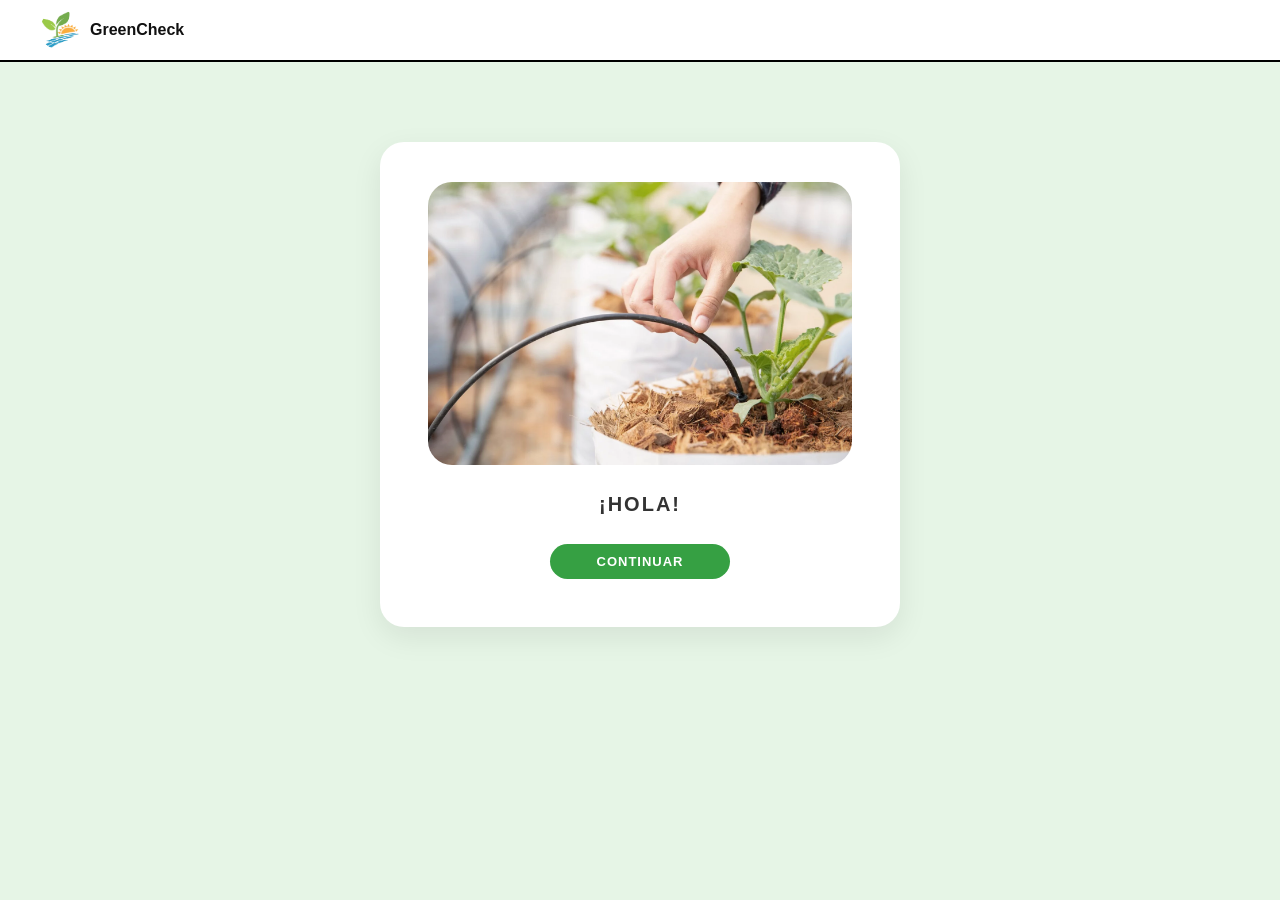
<file: Pagina/index.html>
<!DOCTYPE html>
<html lang="es">
<head>
  <meta charset="UTF-8">
  <title>Sistema de riego auntomatico</title>
  <link rel="stylesheet" href="css/indexEstilo.css">
</head>
<body>

<center>
  <a href="index.html">
    <img src="img/Logo.png" width="100" height="100">
  </a>
</center>

<article>
  </center>
  <center>
    <img src="img/riego-automatico.webp" id="riegoregistro" width="500" height="200">
  </center>

    <h1>¡HOLA!</h1>
    <button onclick="window.location.href='bienvenida.html'"><h2>CONTINUAR</h2></button>

  </article>
</body>
</html>
</file>
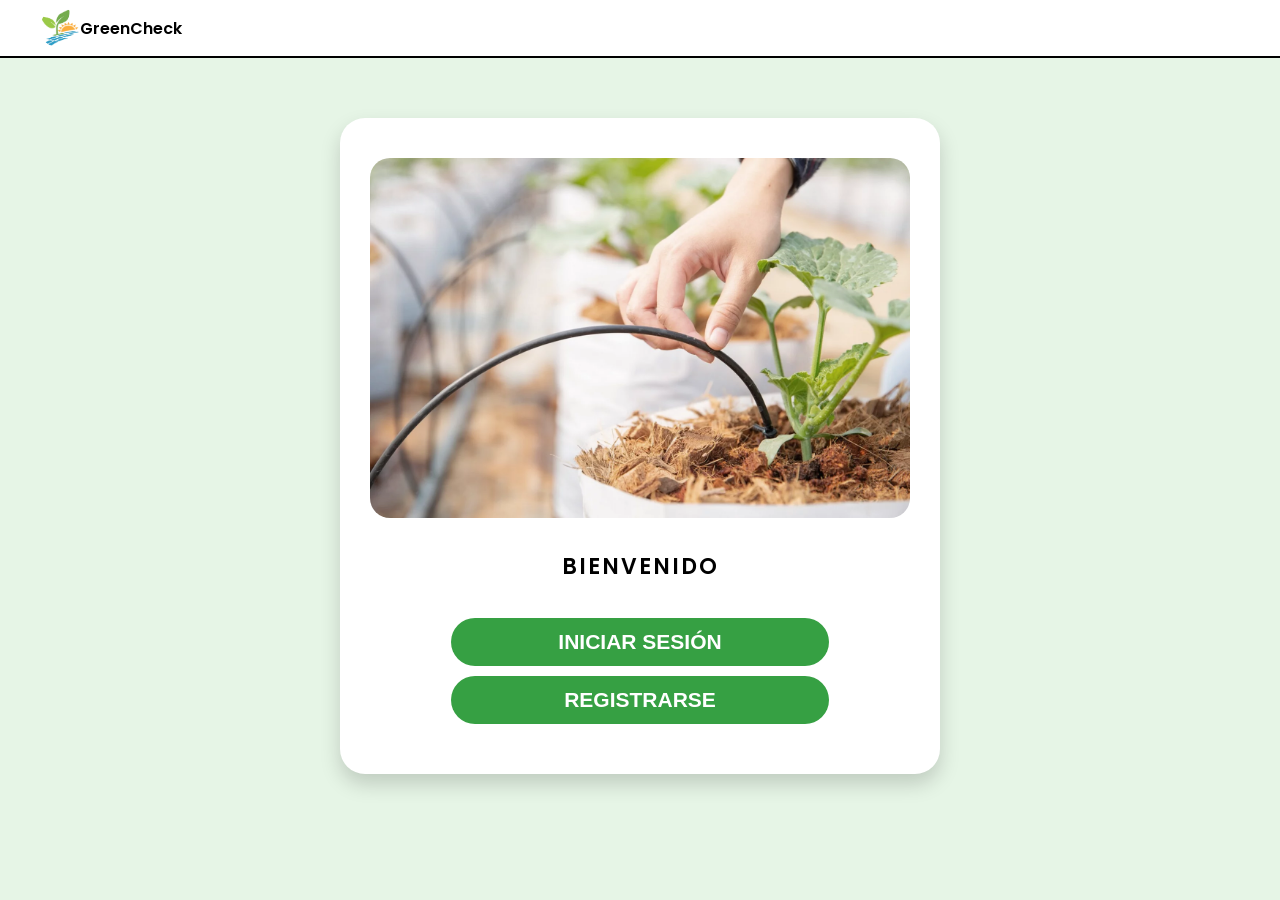
<file: Pagina/bienvenida.html>
<!DOCTYPE html>
<html lang="es">
<head>
  <meta charset="UTF-8">
  <title>Bienvenida</title>
  <link rel="stylesheet" href="css/welcomEstilos.css">
</head>
<body>

<center>
  <a href="index.html">
    <img src="img/Logo.png" width="100" height="100">
  </a>
</center>

<article>
  </center>
  <center>
    <img src="img/riego-automatico.webp" id="riegoregistro" width="500" height="200">
  </center>

    <h1>BIENVENIDO</h1>
    <button onclick="window.location.href='login.html'"><h2>INICIAR SESIÓN</h2></button>
    <button onclick="window.location.href='registro.html'"><h2>REGISTRARSE</h2></button>
  </article>
</body>
</html>
</file>
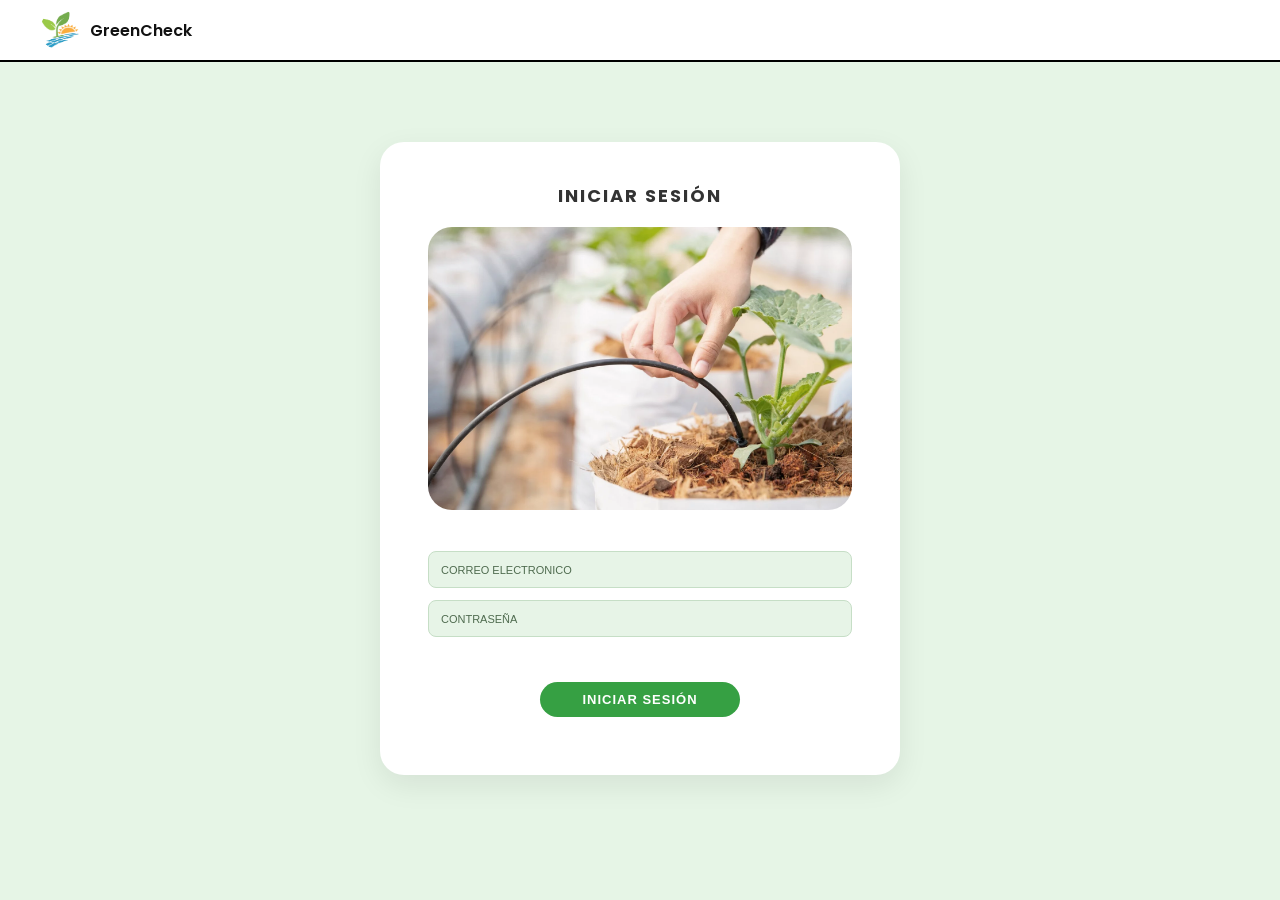
<file: Pagina/login.html>
<!DOCTYPE html>
<html lang="es">
<head>
  <meta charset="UTF-8">
  <title>Inicio de Sesión</title>
  <link rel="stylesheet" href="css/estilos.css">
  <link href="https://fonts.googleapis.com/css2?family=Poppins:wght@400;600;700&display=swap" rel="stylesheet">
</head>
<body>

<center>
  <a href="index.html">
    <img src="img/Logo.png" width="100" height="100">
  </a>
</center>

<article>
  <h1>INICIAR SESIÓN</h1>
  <center>
    <img src="img/riego-automatico.webp" id="riegoregistro" width="500" height="200">
  </center>

<form id="formularioLogin">

  <!-- EMAIL con validación de @ y .com/.es/.co -->
  <input type="email"
         id="emailLogin"
         placeholder="CORREO ELECTRONICO"
         required
         pattern="^[^@]+@[^@]+\.(com|es|co)$"
         title="Debe contener @ y terminar en .com, .es o .co">

  <!-- PASSWORD con mínimo 8 caracteres -->
  <input type="password"
         id="passwordLogin"
         placeholder="CONTRASEÑA"
         minlength="8"
         required
         title="La contraseña debe tener mínimo 8 caracteres">

  <br><br>

  <button type="submit"><h2>INICIAR SESIÓN</h2></button>
</form>

<div class="resultado" id="resultadoLogin"></div>

</article>

<script src="js/login.js"></script>

</body>
</html>
</file>
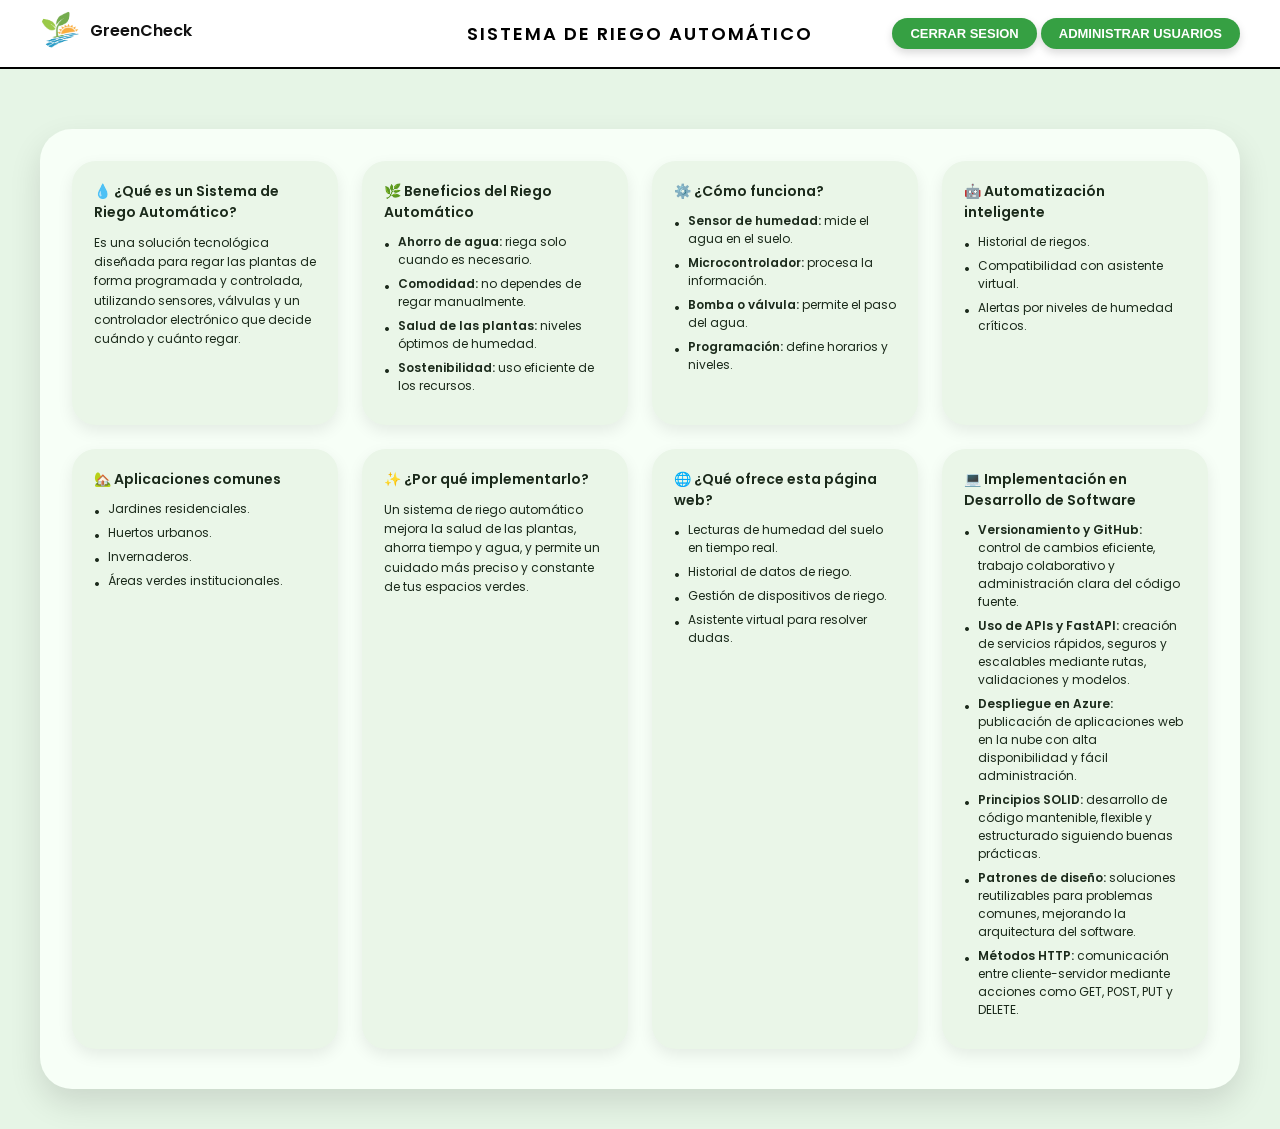
<file: Pagina/menu.html>
<!DOCTYPE html>
<html lang="es">
<head>
    <meta charset="UTF-8">
    <meta name="viewport" content="width=device-width, initial-scale=1.0">
    <title>Sistema de Riego Automático</title>
    <link rel="stylesheet" href="css/menu.css">
</head>
<body>

    <!-- BARRA SUPERIOR -->
    <header class="navbar">
        <div class="navbar-left">
            <a href="menu.html" class="logo">
                <img src="img/Logo.png" alt="Logo GreenCheck">
                <span>GreenCheck</span>
            </a>
        </div>

        <h1 class="navbar-title">SISTEMA DE RIEGO AUTOMÁTICO</h1>

        <div class="navbar-right">

            <!-- 🔧 BOTÓN DE CERRAR SESIÓN -->
            <button type="button" onclick="cerrarSesion()">
                CERRAR SESION
            </button>

            <button type="button" onclick="location.href='panel.html'">
                ADMINISTRAR USUARIOS
            </button>
        </div>
    </header>

    <!-- CONTENIDO PRINCIPAL -->
    <main class="contenido">

        <!-- FILA SUPERIOR: 4 TARJETAS -->
        <section class="fila fila-superior">

            <article class="card">
                <h2>💧 ¿Qué es un Sistema de Riego Automático?</h2>
                <p>
                    Es una solución tecnológica diseñada para regar las plantas de forma
                    programada y controlada, utilizando sensores, válvulas y un controlador
                    electrónico que decide cuándo y cuánto regar.
                </p>
            </article>

            <article class="card">
                <h2>🌿 Beneficios del Riego Automático</h2>
                <ul>
                    <li><strong>Ahorro de agua:</strong> riega solo cuando es necesario.</li>
                    <li><strong>Comodidad:</strong> no dependes de regar manualmente.</li>
                    <li><strong>Salud de las plantas:</strong> niveles óptimos de humedad.</li>
                    <li><strong>Sostenibilidad:</strong> uso eficiente de los recursos.</li>
                </ul>
            </article>

            <article class="card">
                <h2>⚙️ ¿Cómo funciona?</h2>
                <ul>
                    <li><strong>Sensor de humedad:</strong> mide el agua en el suelo.</li>
                    <li><strong>Microcontrolador:</strong> procesa la información.</li>
                    <li><strong>Bomba o válvula:</strong> permite el paso del agua.</li>
                    <li><strong>Programación:</strong> define horarios y niveles.</li>
                </ul>
            </article>

            <article class="card">
                <h2>🤖 Automatización inteligente</h2>
                <ul>
                    <li>Historial de riegos.</li>
                    <li>Compatibilidad con asistente virtual.</li>
                    <li>Alertas por niveles de humedad críticos.</li>
                </ul>
            </article>

        </section>

        <!-- FILA INFERIOR: 3 TARJETAS -->
        <section class="fila fila-inferior">

            <article class="card">
                <h2>🏡 Aplicaciones comunes</h2>
                <ul>
                    <li>Jardines residenciales.</li>
                    <li>Huertos urbanos.</li>
                    <li>Invernaderos.</li>
                    <li>Áreas verdes institucionales.</li>
                </ul>
            </article>

            <article class="card">
                <h2>✨ ¿Por qué implementarlo?</h2>
                <p>
                    Un sistema de riego automático mejora la salud de las plantas,
                    ahorra tiempo y agua, y permite un cuidado más preciso y constante
                    de tus espacios verdes.
                </p>
            </article>

            <article class="card">
                <h2>🌐 ¿Qué ofrece esta página web?</h2>
                <ul>
                    <li>Lecturas de humedad del suelo en tiempo real.</li>
                    <li>Historial de datos de riego.</li>
                    <li>Gestión de dispositivos de riego.</li>
                    <li>Asistente virtual para resolver dudas.</li>
                </ul>
            </article>

            <article class="card">
                <h2>💻 Implementación en Desarrollo de Software</h2>
                <ul>
                    <li><strong>Versionamiento y GitHub:</strong> control de cambios eficiente, trabajo colaborativo y administración clara del código fuente.</li>
                    <li><strong>Uso de APIs y FastAPI:</strong> creación de servicios rápidos, seguros y escalables mediante rutas, validaciones y modelos.</li>
                    <li><strong>Despliegue en Azure:</strong> publicación de aplicaciones web en la nube con alta disponibilidad y fácil administración.</li>
                    <li><strong>Principios SOLID:</strong> desarrollo de código mantenible, flexible y estructurado siguiendo buenas prácticas.</li>
                    <li><strong>Patrones de diseño:</strong> soluciones reutilizables para problemas comunes, mejorando la arquitectura del software.</li>
                    <li><strong>Métodos HTTP:</strong> comunicación entre cliente-servidor mediante acciones como GET, POST, PUT y DELETE.</li>
                </ul>
            </article>

        </section>
    </main>

    <!-- 🔧 SCRIPT DE CERRAR SESIÓN -->
    <script>
        function cerrarSesion() {
            sessionStorage.clear();
            localStorage.clear();
            window.location.href = "login.html";
        }
    </script>

</body>
</html>
</file>
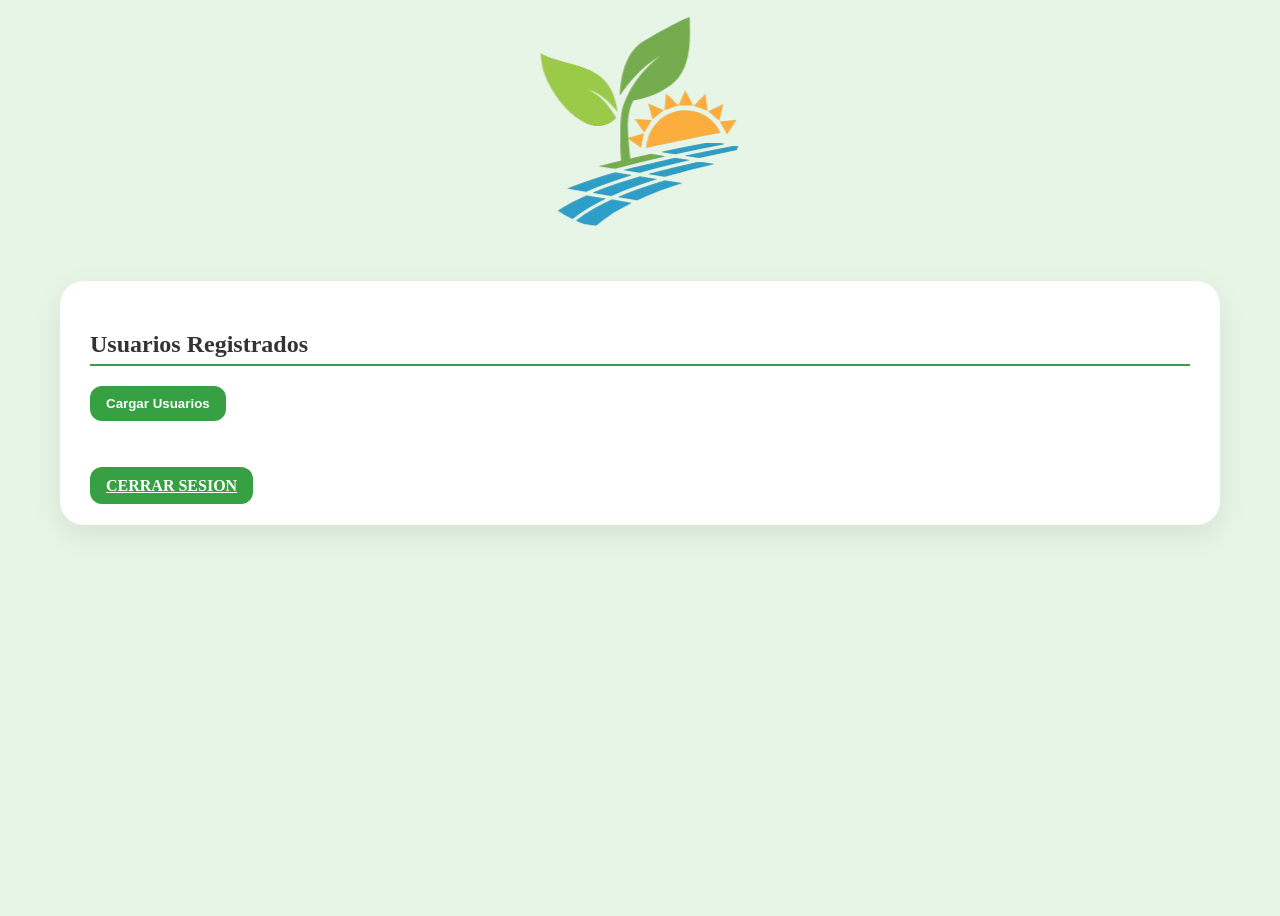
<file: Pagina/panel.html>
<!DOCTYPE html>
<html lang="es">
<head>
    <meta charset="UTF-8">
    <title>Panel de Usuarios - FastAPI</title>
    <link rel="stylesheet" href="css/panel.css">
</head>
<body>

<header>
    <img src="img/Logo.png" class="logo">
</header>

<section class="panel">
    <h2 class="panel-title">Usuarios Registrados</h2>
    <button class="panel-btn" onclick="cargarUsuarios()">Cargar Usuarios</button>
    <div id="lista" class="lista-usuarios"></div>

    <br><br>
    <a href="login.html" class="panel-btn">CERRAR SESION</a>
</section>

<!-- FORMULARIO ÚNICO -->
<section id="editar-form" class="panel editar-panel" style="display:none;">

    <!-- PATCH -->
    <div id="patch-panel" style="display:none;">
        <h3>Editar con PATCH (solo un campo)</h3>

        <select id="campo-editar">
            <option value="">Seleccione campo a editar</option>
            <option value="nombre">Nombre</option>
            <option value="email">Email</option>
            <option value="telefono">Teléfono</option>
            <option value="password">Contraseña</option>
            <option value="rol">Rol</option>
        </select>

        <input id="nuevo-valor" placeholder="Nuevo valor">

        <button class="panel-btn" onclick="enviarEdicionIndividual()">Aplicar PATCH</button>
        <button class="panel-btn cancelar-btn" onclick="cerrarFormulario()">Cancelar</button>
    </div>

    <!-- PUT -->
    <div id="put-panel" style="display:none;">
        <h3>Reemplazar con PUT (todos los campos)</h3>

        <input id="edit-nombre" placeholder="Nombre">
        <input id="edit-email" placeholder="Email">
        <input id="edit-telefono" placeholder="Teléfono">
        <input id="edit-password" type="password" placeholder="Contraseña">

        <select id="edit-rol">
            <option value="usuario">Usuario</option>
            <option value="admin">Administrador</option>
        </select>

        <button class="panel-btn put-btn" onclick="enviarReplace()">Reemplazar (PUT)</button>
        <button class="panel-btn cancelar-btn" onclick="cerrarFormulario()">Cancelar</button>
    </div>

</section>

<script src="js/panel.js"></script>
</body>
</html>
</file>
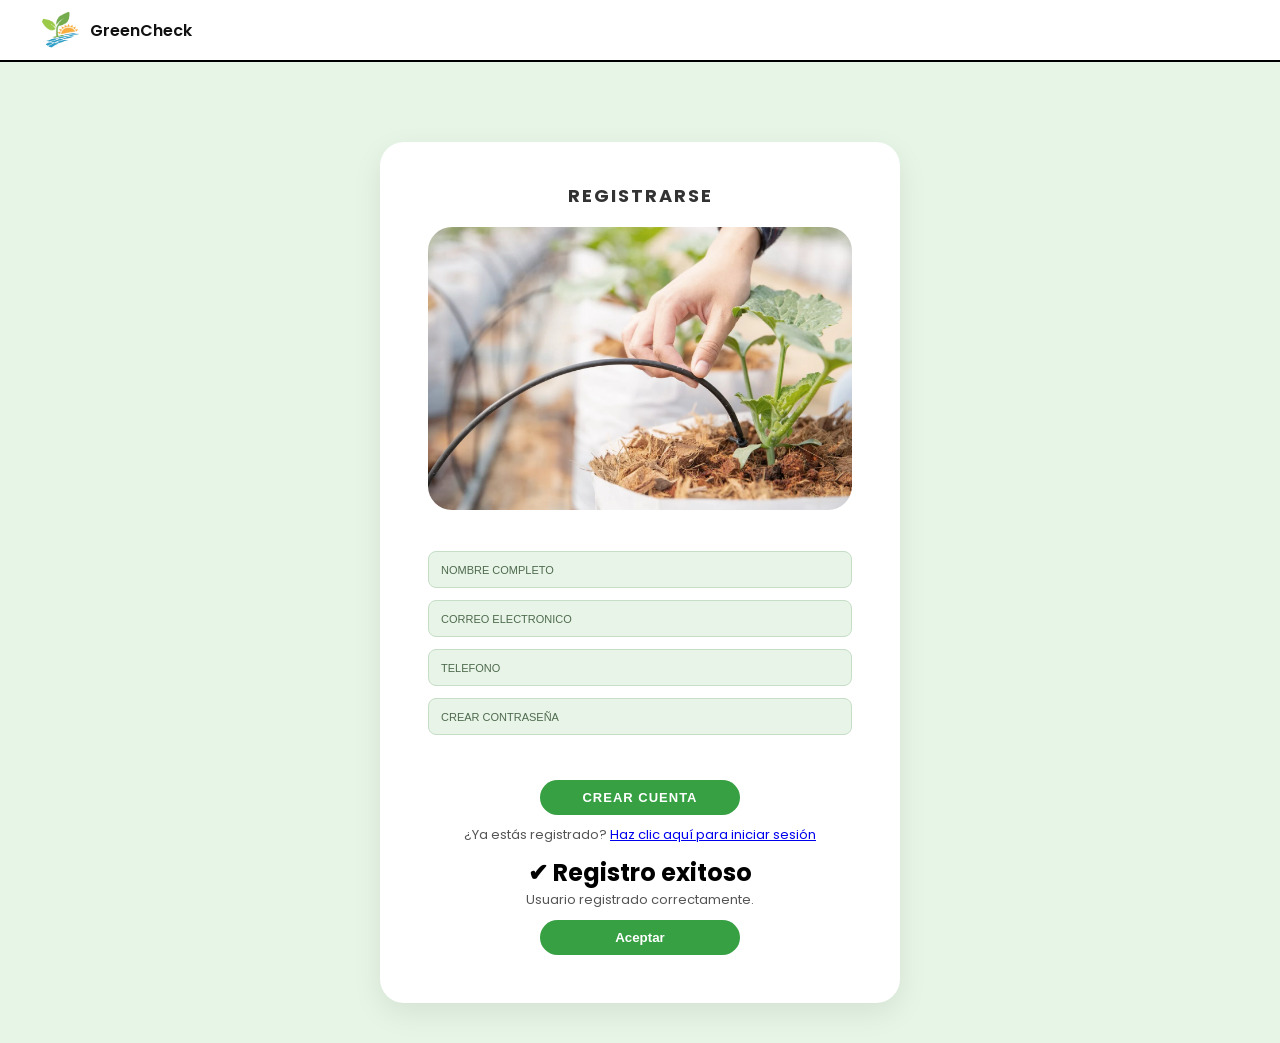
<file: Pagina/registro.html>
<!DOCTYPE html>
<html lang="es">
<head>
  <meta charset="UTF-8">
  <title>Registro de Usuario</title>
  <link rel="stylesheet" href="css/estilos.css">
  <link href="https://fonts.googleapis.com/css2?family=Poppins:wght@400;600;700&display=swap" rel="stylesheet">
</head>
<body>

<center>
  <a href="index.html">
    <img src="img/Logo.png" width="100" height="100">
  </a>
</center>

<article>
  <h1>REGISTRARSE</h1>

  <center>
    <img src="img/riego-automatico.webp" id="riegoregistro" width="500" height="200">
  </center>

  <form id="formularioRegistro">
    <label for="nombre"></label>
    <input type="text" id="nombre" placeholder="NOMBRE COMPLETO" required>

    <label for="email"></label>
    <input type="email"
           id="email"
           placeholder="CORREO ELECTRONICO"
           required
           pattern="^[^@]+@[^@]+\.(com|es|co)$"
           title="Debe contener @ y terminar en .com, .es o .co">

    <label for="telefono"></label>
    <input type="number" id="telefono" placeholder="TELEFONO" required>

    <label for="password"></label>
    <input type="password"
           id="password"
           placeholder="CREAR CONTRASEÑA"
           minlength="8"
           required
           title="La contraseña debe tener mínimo 8 caracteres">

    <br><br>
    <button type="submit"><h2>CREAR CUENTA</h2></button>
  </form>

  <div class="resultado" id="resultado"></div>

  <p>¿Ya estás registrado? <a href="login.html">Haz clic aquí para iniciar sesión</a></p>

  <!-- MODAL DE ÉXITO -->
  <div id="modalExito" class="modal">
    <div class="modal-contenido">
      <h2>✔ Registro exitoso</h2>
      <p id="modalMensaje">Usuario registrado correctamente.</p>
      <button id="btnCerrarModal">Aceptar</button>
    </div>
  </div>

  <script src="js/registro.js"></script>
</article>

</body>
</html>
</file>
<file: Pagina/css/indexEstilo.css>
/* indexEstilo.css – pantalla HOLA */

* {
  margin: 0;
  padding: 0;
  box-sizing: border-box;
}

body {
  font-family: 'Poppins', sans-serif;
  background: #E6F5E6;          /* verde muy claro de fondo */
  min-height: 100vh;
}

/* Barra superior tipo mockup (logo + GreenCheck + Contacto) */
body > center:first-of-type {
  width: 100%;
  margin: 0;
  padding: 10px 40px;
  background: #ffffff;
  border-bottom: 2px solid #000000;
  display: flex;
  align-items: center;
  justify-content: space-between;
  box-sizing: border-box;
}

body > center:first-of-type a {
  display: flex;
  align-items: center;
  gap: 10px;
  text-decoration: none;
}

body > center:first-of-type img {
  width: 40px;
  height: 40px;
  border-radius: 50%;
}

/* Texto “GreenCheck” a la derecha del logo */
body > center:first-of-type a::after {
  content: "GreenCheck";
  font-weight: 600;
  font-size: 16px;
  color: #111111;
}

/* Tarjeta central blanca */
article {
  max-width: 520px;
  margin: 80px auto 40px;
  padding: 40px 48px 48px;
  background: #ffffff;
  border-radius: 24px;
  box-shadow: 0 10px 30px rgba(0, 0, 0, 0.08);
  text-align: center;
}

/* Imagen de riego */
#riegoregistro {
  width: 100%;
  height: auto;
  border-radius: 24px;
  object-fit: cover;
  margin-bottom: 24px;
}

/* Título HOLA!!! */
h1 {
  font-size: 20px;
  letter-spacing: 2px;
  font-weight: 700;
  margin-bottom: 24px;
  color: #333333;
}

/* Botón CONTINUAR */
button {
  border: none;
  background: #36A043;
  color: #ffffff;
  font-weight: 600;
  border-radius: 20px;
  padding: 10px 24px;
  cursor: pointer;
  margin-top: 4px;
  min-width: 180px;
  transition: background 0.2s ease, transform 0.1s ease;
}

button h2 {
  font-size: 13px;
  letter-spacing: 1px;
}

button:hover {
  background: #2b8035;
  transform: translateY(-1px);
}
</file>
<file: Pagina/css/welcomEstilos.css>
/* ======== ESTILO GENERAL ======== */

@import url('https://fonts.googleapis.com/css2?family=Poppins:wght@300;400;600&display=swap');

* {
    margin: 0;
    padding: 0;
    box-sizing: border-box;
}

body {
    font-family: 'Poppins', sans-serif;
    background: #E6F5E6;
}

/* ======== BARRA SUPERIOR ======== */

body > center:first-of-type {
    width: 100%;
    background: #fff;
    border-bottom: 2px solid black;
    padding: 8px 40px;
    display: flex;
    align-items: center;
    justify-content: space-between;
}

body > center:first-of-type a {
    display: flex;
    align-items: center;
    text-decoration: none;
}

body > center:first-of-type img {
    width: 40px;
    height: 40px;
    border-radius: 50%;
}

body > center:first-of-type a::after {
    content: "  GreenCheck";
    font-weight: 600;
    font-size: 16px;
    color: black;
}

/* ======== TARJETA CENTRAL ======== */

article {
    background: #fff;
    width: 60%;
    max-width: 600px;
    margin: 60px auto;
    padding: 40px 30px;
    border-radius: 25px;
    box-shadow: 0 10px 20px rgba(0, 0, 0, 0.17);
    text-align: center;
}

/* Imagen grande superior */
#riegoregistro {
    width: 100%;
    height: auto;
    border-radius: 20px;
    margin-bottom: 25px;
}

/* Texto BIENVENIDO */
h1 {
    font-size: 22px;
    letter-spacing: 2px;
    font-weight: 600;
    margin-bottom: 35px;
}

/* ======== BOTONES ======== */

button {
    width: 70%;
    padding: 12px;
    background: #36A043;
    border: none;
    border-radius: 40px;
    color: white;
    font-size: 14px;
    font-weight: 600;
    margin: 10px auto;
    display: block;
    cursor: pointer;
    transition: 0.2s ease-in-out;
}

button:hover {
    background: #2d8b38;
    transform: translateY(-2px);
}
</file>
<file: Pagina/css/estilos.css>
/* estilos.css – LOGIN y REGISTRO */

* {
  margin: 0;
  padding: 0;
  box-sizing: border-box;
}

body {
  font-family: 'Poppins', sans-serif;
  background: #E6F5E6;
  min-height: 100vh;
}

/* Barra superior tipo mockup */
body > center:first-of-type {
  width: 100%;
  margin: 0;
  padding: 10px 40px;
  background: #ffffff;
  border-bottom: 2px solid #000000;
  display: flex;
  align-items: center;
  justify-content: space-between;
  box-sizing: border-box;
}

body > center:first-of-type a {
  display: flex;
  align-items: center;
  gap: 10px;
  text-decoration: none;
}

body > center:first-of-type img {
  width: 40px;
  height: 40px;
  border-radius: 50%;
}

body > center:first-of-type a::after {
  content: "GreenCheck";
  font-weight: 600;
  font-size: 16px;
  color: #111111;
}


/* Tarjeta central para el formulario */
article {
  max-width: 520px;
  margin: 80px auto 40px;
  padding: 40px 48px 48px;
  background: #ffffff;
  border-radius: 24px;
  box-shadow: 0 10px 30px rgba(0, 0, 0, 0.08);
  text-align: center;
}

/* Imagen en la parte superior del card */
#riegoregistro {
  width: 100%;
  height: auto;
  border-radius: 24px;
  object-fit: cover;
  margin-bottom: 24px;
}

/* Títulos LOGIN / REGISTRARSE */
h1 {
  font-size: 18px;
  letter-spacing: 2px;
  font-weight: 700;
  margin-bottom: 18px;
  color: #333333;
}

/* Subtítulos pequeños si los usas */
h3, p {
  font-size: 13px;
  color: #555555;
  margin-bottom: 10px;
}

/* Formulario */
form {
  margin-top: 10px;
  text-align: left;
}

/* Inputs */
input {
  width: 100%;
  padding: 10px 12px;
  margin-bottom: 12px;
  border-radius: 8px;
  border: 1px solid #C6DEC6;
  background: #E7F4E7;
  font-size: 13px;
}

input::placeholder {
  color: #4F6B4F;
  font-size: 11px;
  text-transform: uppercase;
}

/* Botón principal */
button {
  border: none;
  background: #36A043;
  color: #ffffff;
  font-weight: 600;
  border-radius: 20px;
  padding: 10px 24px;
  cursor: pointer;
  margin: 8px auto 0;
  min-width: 200px;
  display: block;
  transition: background 0.2s ease, transform 0.1s ease;
}

button h2 {
  font-size: 13px;
  letter-spacing: 1px;
}

button:hover {
  background: #2b8035;
  transform: translateY(-1px);
}

/* Mensajes debajo del formulario */
.resultado {
  margin-top: 10px;
  font-size: 13px;
  color: #333333;
  text-align: center;
}
</file>
<file: Pagina/css/menu.css>
/* ===========================
   FUENTE Y RESETEO BÁSICO
   =========================== */

@import url('https://fonts.googleapis.com/css2?family=Poppins:wght@300;400;500;600&display=swap');

* {
  margin: 0;
  padding: 0;
  box-sizing: border-box;
}

body {
  font-family: 'Poppins', sans-serif;
  background: #E6F5E6;   /* verde muy suave */
  min-height: 100vh;
}

/* ===========================
   BARRA SUPERIOR
   =========================== */

.navbar {
  background-color: #ffffff;
  border-bottom: 2px solid #000000;
  padding: 10px 40px;
  display: grid;
  grid-template-columns: 1fr auto 1fr;
  align-items: center;
}

.navbar-left {
  justify-self: start;
}

.navbar-right {
  justify-self: end;
}

.logo {
  display: inline-flex;
  align-items: center;
  gap: 10px;
  text-decoration: none;
  color: #111111;
}

.logo img {
  width: 40px;
  height: 40px;
  border-radius: 50%;
}

.logo span {
  font-weight: 600;
  font-size: 16px;
}

.navbar-title {
  text-align: center;
  font-size: 18px;
  font-weight: 600;
  letter-spacing: 2px;
  text-transform: uppercase;
}

/* Botón MIS DISPOSITIVOS */
.navbar-right button {
  border: none;
  background: #36A043;
  color: #ffffff;
  font-weight: 600;
  border-radius: 22px;
  padding: 8px 18px;
  cursor: pointer;
  font-size: 13px;
  box-shadow: 0 4px 8px rgba(0,0,0,0.15);
  transition: background 0.2s ease, transform 0.1s ease;
}

.navbar-right button:hover {
  background: #60bd6b;
  transform: translateY(-1px);
}

/* ===========================
   CONTENEDOR PRINCIPAL
   =========================== */

.contenido {
  max-width: 1200px;
  margin: 60px auto 40px;
  padding: 32px 32px 40px;
  background: #F7FFF7;
  border-radius: 32px;
  box-shadow: 0 14px 32px rgba(0, 0, 0, 0.12);
}

/* FILAS DE TARJETAS */

.fila {
  display: grid;
  gap: 24px;
}

/* Fila superior: 4 columnas */
.fila-superior {
  grid-template-columns: repeat(4, minmax(0, 1fr));
}

/* Fila inferior: 3 columnas */
.fila-inferior {
  margin-top: 24px;
  grid-template-columns: repeat(4, minmax(0, 1fr));
}

/* ===========================
   TARJETAS
   =========================== */

.card {
  background: #EAF6E8;
  border-radius: 24px;
  padding: 20px 22px 24px;
  box-shadow: 0 6px 16px rgba(0, 0, 0, 0.08);
  color: #1B2A1B;
}

/* Títulos de cada tarjeta */
.card h2 {
  font-size: 14px;
  font-weight: 600;
  margin-bottom: 10px;
}

/* Párrafos */
.card p {
  font-size: 12px;
  line-height: 1.6;
}

/* Listas */
.card ul {
  list-style: none;
  margin-top: 4px;
}

.card ul li {
  font-size: 12px;
  margin-bottom: 6px;
  position: relative;
  padding-left: 14px;
}

/* Punto negro para las listas (como en el mockup) */
.card ul li::before {
  content: "•";
  position: absolute;
  left: 0;
  top: -1px;
  font-size: 16px;
}

/* Texto en negrita dentro de la tarjeta */
.card strong {
  font-weight: 600;
}

/* ===========================
   RESPONSIVE (POR SI LA VENTANA ES PEQUEÑA)
   =========================== */

@media (max-width: 1024px) {
  .fila-superior {
    grid-template-columns: repeat(2, minmax(0, 1fr));
  }

  .fila-inferior {
    grid-template-columns: repeat(2, minmax(0, 1fr));
  }
}

@media (max-width: 720px) {
  .navbar {
    grid-template-columns: 1fr;
    row-gap: 8px;
    text-align: center;
  }

  .navbar-left,
  .navbar-right {
    justify-self: center;
  }

  .contenido {
    margin: 30px 16px 24px;
    padding: 24px 18px 30px;
  }

  .fila-superior,
  .fila-inferior {
    grid-template-columns: 1fr;
  }
}
</file>
<file: Pagina/css/panel.css>
*/
* {
  margin: 0;
  padding: 0;
  box-sizing: border-box;
  font-family: 'Poppins', sans-serif;
  }

body {
background: #E6F5E6;
min-height: 100vh;
color: #333333;
}

/* ============================
NAVBAR
============================ */
.navbar {
width: 100%;
background: #ffffff;
border-bottom: 2px solid #000000;
display: flex;
justify-content: space-between;
align-items: center;
padding: 10px 40px;
}

.navbar-left a {
display: flex;
align-items: center;
gap: 10px;
text-decoration: none;
color: #111111;
}

.navbar-left img {
width: 40px;
height: 40px;
border-radius: 50%;
display: block;
margin: 0 auto;
}

.navbar-left span {
font-weight: 600;
font-size: 16px;
}

/* Botones del navbar alineados a la derecha */
.navbar-right {
display: flex;
gap: 12px;
flex-wrap: wrap;
justify-content: flex-end;
}

.navbar-right button {
border: none;
background: #36A043;
color: #ffffff;
font-weight: 600;
border-radius: 20px;
padding: 8px 18px;
cursor: pointer;
font-size: 13px;
transition: background 0.2s ease, transform 0.1s ease;
}

.navbar-right button:hover {
background: #2b8035;
transform: translateY(-1px);
}

/* ============================
PANEL PRINCIPAL
============================ */
.panel {
max-width: 1100px;
margin: 40px auto;
background: #ffffff;
border-radius: 24px;
box-shadow: 0 10px 30px rgba(0, 0, 0, 0.08);
padding: 30px;
}

.panel-title {
font-size: 24px;
font-weight: 700;
margin-bottom: 20px;
color: #333333;
border-bottom: 2px solid #36A043;
padding-bottom: 6px;
}

/* ============================
BOTONES PANEL
============================ */
.panel-btn {
padding: 10px 16px;
background: #36A043;
color: #ffffff;
border: none;
border-radius: 12px;
font-weight: 600;
cursor: pointer;
transition: background 0.2s ease, transform 0.1s ease;
}

.panel-btn:hover {
background: #2b8035;
transform: translateY(-1px);
}

.cancelar-btn {
background: #A74242 !important;
}

.cancelar-btn:hover {
background: #8E3333 !important;
}

/* ============================
LISTA DE USUARIOS
============================ */
.lista-usuarios {
display: grid;
grid-template-columns: repeat(auto-fill, minmax(300px, 1fr));
gap: 20px;
margin-top: 20px;
}

/* ============================
TARJETAS DE USUARIO
============================ */
.user-card {
background: #F7FFF7;
border-radius: 16px;
box-shadow: 0 6px 16px rgba(0,0,0,0.12);
padding: 20px;
transition: transform 0.15s ease, box-shadow 0.15s ease;
text-align: center;
}

.user-card:hover {
transform: translateY(-4px);
box-shadow: 0 10px 20px rgba(0,0,0,0.20);
}

.user-card b {
color: #1B2A1B;
}

/* Botones de acción en la tarjeta */
.card-actions {
display: flex;
justify-content: flex-end;
gap: 10px;
margin-top: 15px;
flex-wrap: wrap;
}

.card-btn {
padding: 8px 12px;
border-radius: 10px;
border: none;
font-size: 13px;
font-weight: 600;
cursor: pointer;
background: #36A043;
color: #ffffff;
transition: background 0.2s ease;
}

.card-btn:hover {
background: #2b8035;
}

.delete-btn {
background: #A74242;
}

.delete-btn:hover {
background: #8E3333;
}

/* ============================
FORMULARIO EDITAR
============================ */
#editar-form input,
#editar-form select {
width: 100%;
padding: 10px;
margin-bottom: 12px;
border-radius: 10px;
border: 1px solid #C6DEC6;
background: #E7F4E7;
font-size: 13px;
}

#editar-form button {
width: 100%;
margin-top: 8px;
}

/* ============================
CENTRADO DE IMÁGENES
============================ */
img {
display: block;
margin: 0 auto;
max-width: 100%;
height: auto;
border-radius: 12px;
}

/* ============================
RESPONSIVE
============================ */
@media (max-width: 1024px) {
.navbar-right {
gap: 8px;
}

.lista-usuarios {
grid-template-columns: repeat(auto-fill, minmax(250px, 1fr));
}
}

@media (max-width: 720px) {
.navbar {
flex-direction: column;
row-gap: 10px;
text-align: center;
}

.navbar-right {
justify-content: center;
flex-wrap: wrap;
}

.card-actions {
flex-direction: column;
align-items: stretch;
}
}
</file>
